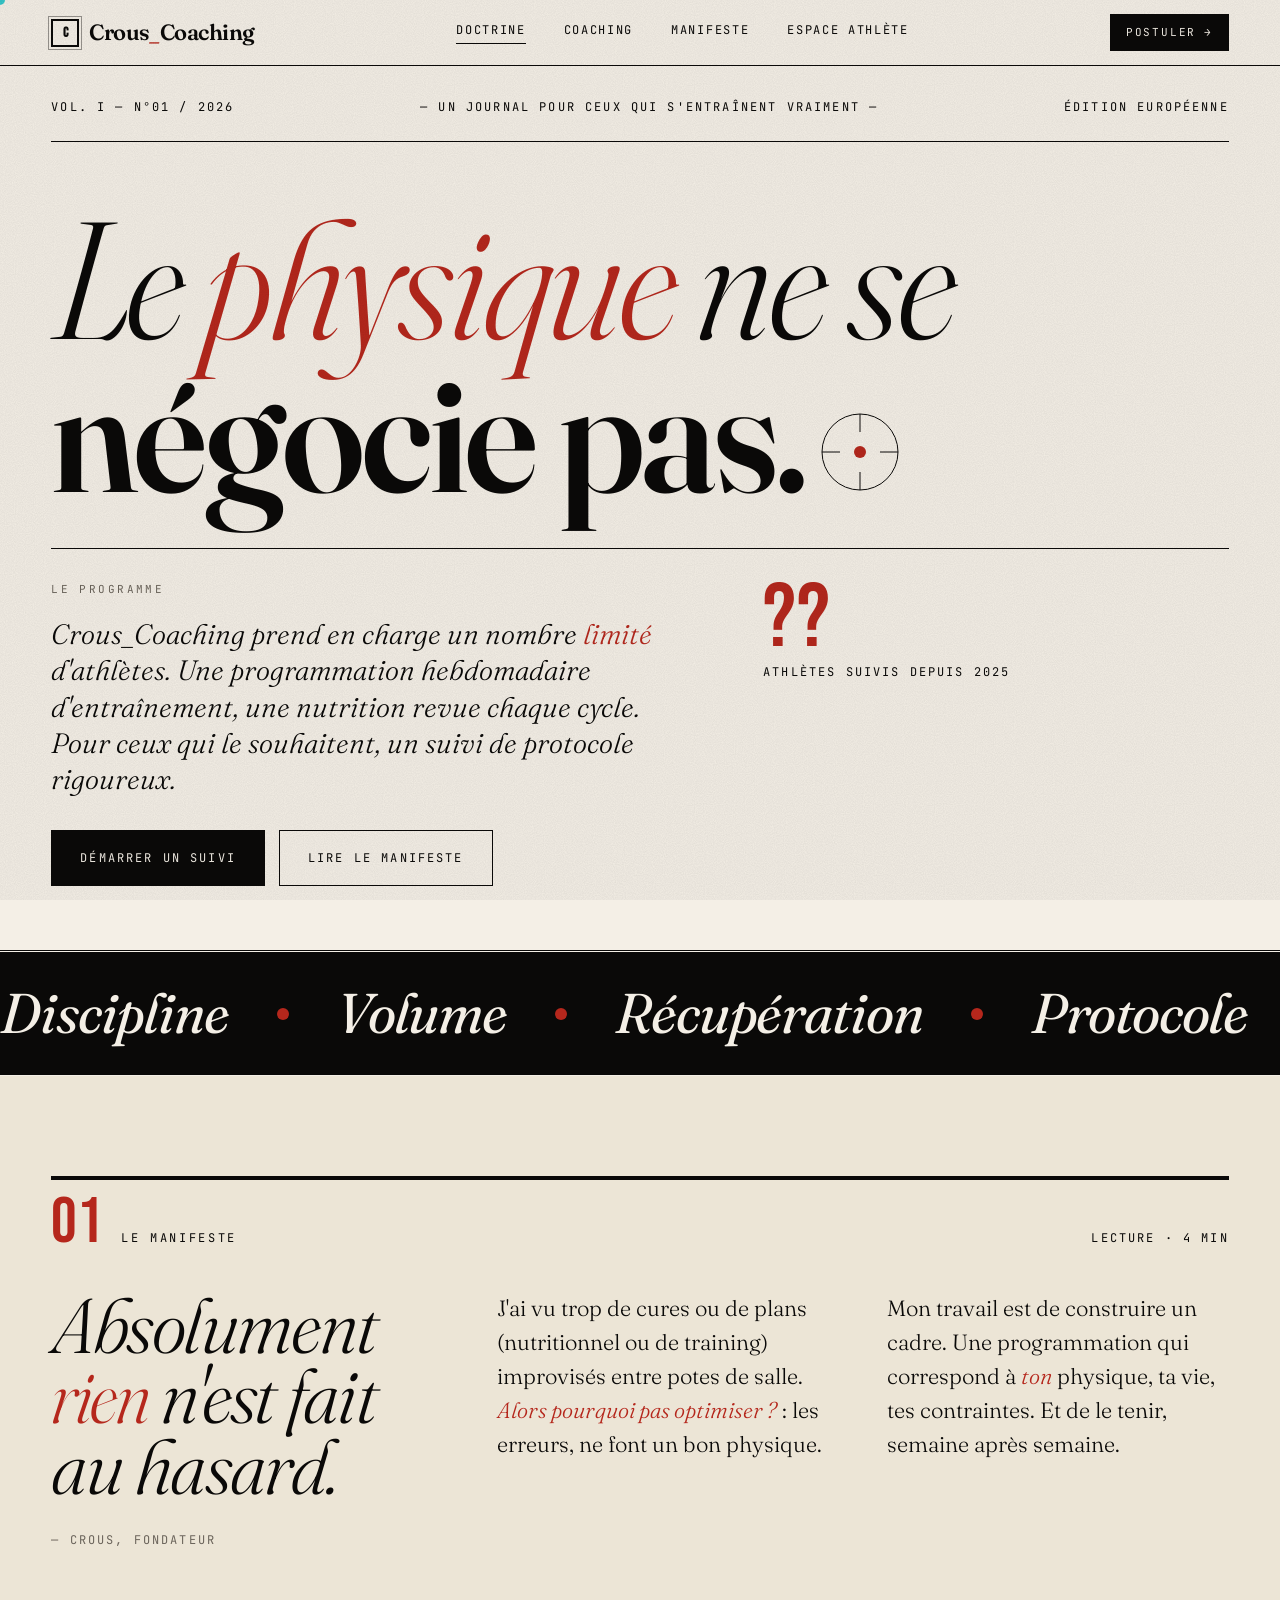
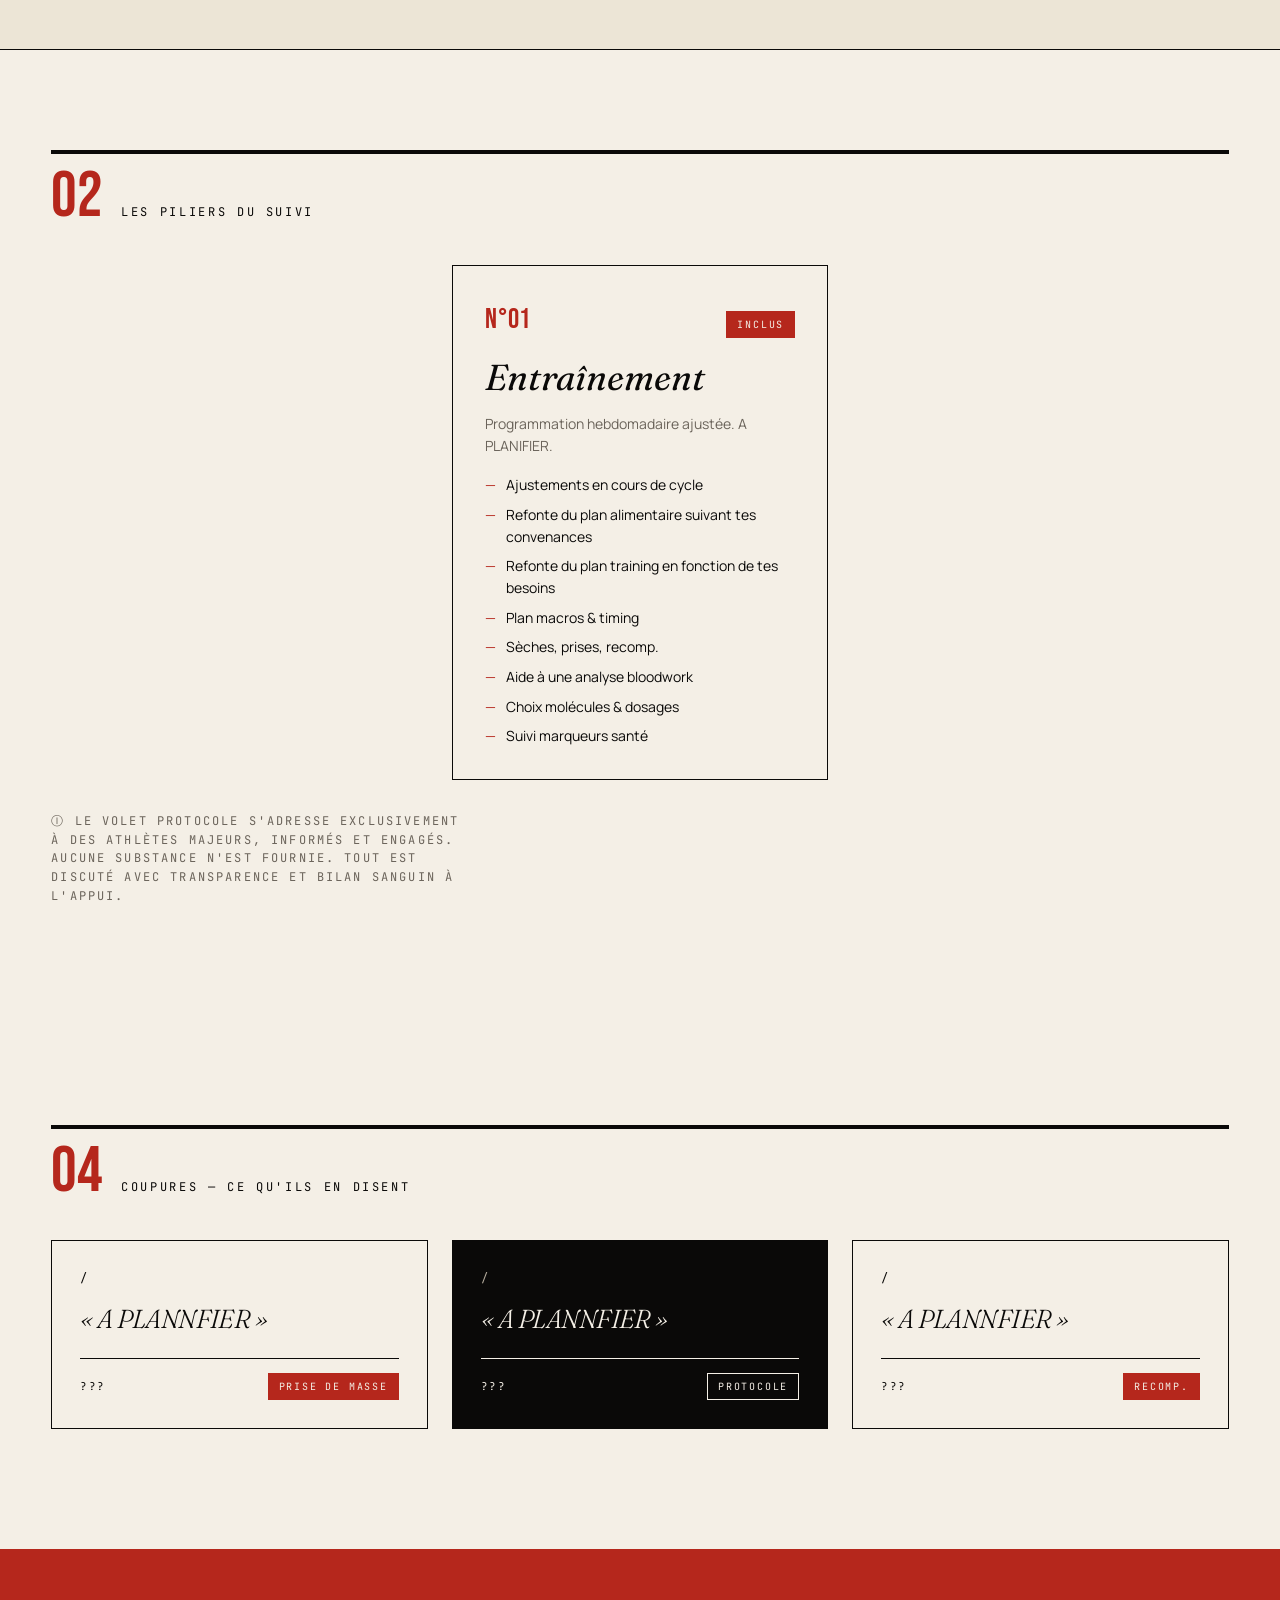
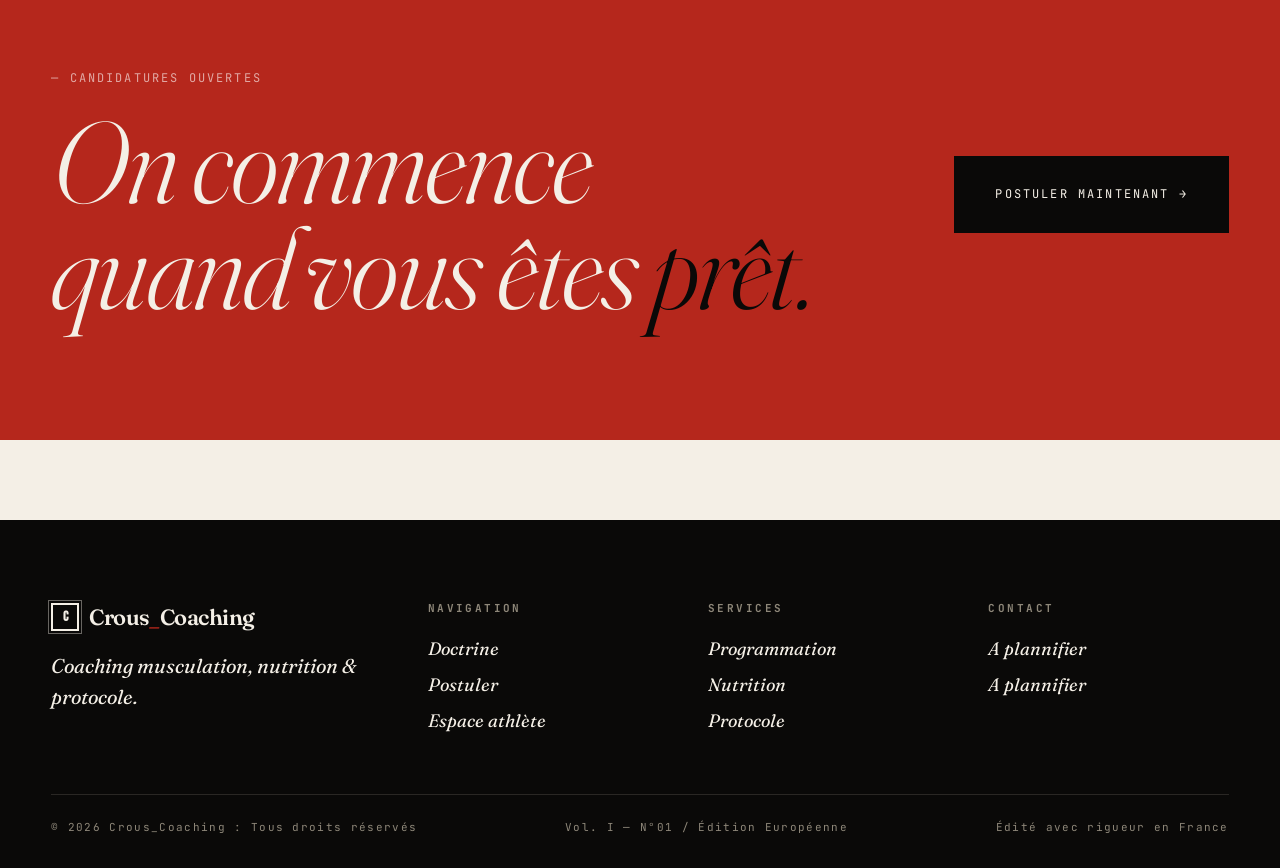
<file: index.html>
<!DOCTYPE html>
<html lang="fr">
<head>
  <meta charset="UTF-8" />
  <meta name="viewport" content="width=device-width, initial-scale=1.0" />
  <meta name="description" content="Crous_Coaching : Programmation sur-mesure pour athlètes engagés." />
  <title>Crous_Coaching</title>
  <link rel="stylesheet" href="style.css" />

  <link rel="manifest" href="manifest.json" />
  <meta name="theme-color" content="#1A1612" />
  <meta name="apple-mobile-web-app-capable" content="yes" />
  <meta name="apple-mobile-web-app-status-bar-style" content="black-translucent" />
  <meta name="apple-mobile-web-app-title" content="C_Coaching" />
  <link rel="apple-touch-icon" href="icon-192.png" />
</head>
<body>

  <div class="cursor-dot" id="cursor"></div>

  <header class="masthead">
    <div class="masthead__inner">
      <a href="index.html" class="brand">
        <span class="brand__mark">C</span>
        <span>Crous<em style="font-style: italic; color: var(--blood)">_</em>Coaching</span>
      </a>
      <nav class="nav-links">
        <a href="index.html" class="is-active">Doctrine</a>
        <a href="coaching.html">Coaching</a>
        <a href="#manifeste">Manifeste</a>
        <a href="login.html">Espace athlète</a>
      </nav>
      <a href="coaching.html" class="nav-cta">Postuler</a>
      <button class="burger" id="burgerBtn" aria-label="Menu">
        <span></span><span></span><span></span>
      </button>
    </div>
  </header>

<div class="nav-drawer" id="navDrawer">
    <nav>
      <a href="index.html">Doctrine</a>
      <a href="coaching.html">Coaching</a>
      <a href="index.html#manifeste">Manifeste</a>
      <a href="login.html">Espace athlète</a>
    </nav>
    <a href="coaching.html" class="btn drawer-cta" style="margin-top: 40px; align-self: flex-start; border-color: var(--paper); color: var(--paper);">Postuler →</a>
    <div class="drawer-footer">© 2026 Crous_Coaching</div>
  </div>

  <section class="hero" style="border-bottom: 1px solid var(--ink);">
    <div class="wrap" style="padding-top: 32px; padding-bottom: 64px;">

      <div style="display:flex; justify-content:space-between; align-items:center; padding-bottom:24px; gap:8px; flex-wrap:wrap;">
        <div class="kicker">Vol. I — N°01 / 2026</div>
        <div class="kicker hide-on-mobile" style="text-align:center;">— Un journal pour ceux qui s'entraînent vraiment —</div>
        <div class="kicker">Édition Européenne</div>
      </div>
      <div class="rule"></div>

      <div style="display: grid; grid-template-columns: 1fr; gap: 12px; padding: 60px 0 40px;">
        <h1 class="display" style="font-size: clamp(64px, 13vw, 200px);">
          Le <em>physique</em> ne se<br/>
          <span style="display:inline-flex; align-items: baseline; gap: 16px;">
            <strong>négocie pas.</strong>
            <svg width="80" height="80" viewBox="0 0 80 80" style="display:inline-block; flex-shrink:0;" aria-hidden="true">
              <circle cx="40" cy="40" r="38" fill="none" stroke="currentColor" stroke-width="1"/>
              <circle cx="40" cy="40" r="6" fill="var(--blood)"/>
              <line x1="40" y1="2" x2="40" y2="20" stroke="currentColor"/>
              <line x1="40" y1="60" x2="40" y2="78" stroke="currentColor"/>
              <line x1="2" y1="40" x2="20" y2="40" stroke="currentColor"/>
              <line x1="60" y1="40" x2="78" y2="40" stroke="currentColor"/>
            </svg>
          </span>
        </h1>
      </div>

      <div class="grid-hero">
        <div>
          <p class="eyebrow" style="margin-bottom: 18px;">Le programme</p>
          <p style="font-family: var(--ff-display); font-style: italic; font-weight: 300; font-size: clamp(20px, 2.2vw, 28px); line-height: 1.3; max-width: 56ch;">
            Crous_Coaching prend en charge un nombre <em style="color: var(--blood);">limité</em> d'athlètes.
            Une programmation hebdomadaire d'entraînement, une nutrition revue chaque cycle.
            Pour ceux qui le souhaitent, un suivi de protocole rigoureux.
          </p>
          <div class="btn-group" style="display: flex; gap: 14px; flex-wrap: wrap; margin-top: 32px;">
            <a href="coaching.html" class="btn">Démarrer un suivi</a>
            <a href="#manifeste" class="btn btn--ghost">Lire le manifeste</a>
          </div>
        </div>
        <aside class="hero-stats" style="display: grid; gap: 24px; align-content: start;">
          <div>
            <div class="stat-num" style="font-size: 90px; color: var(--blood);">??</div>
            <div class="kicker" style="margin-top: 6px;">Athlètes suivis depuis 2025</div>
          </div>
          <div style="display: grid; grid-template-columns: 1fr 1fr; gap: 24px;">
          </div>
        </aside>
      </div>

    </div>
  </section>

  <div class="marquee">
    <div class="marquee__track">
      <span>
        Discipline <span class="dot"></span>
        Volume <span class="dot"></span>
        Récupération <span class="dot"></span>
        Protocole <span class="dot"></span>
        Nutrition <span class="dot"></span>
        Mesure <span class="dot"></span>
        Intensité <span class="dot"></span>
      </span>
      <span aria-hidden="true">
        Discipline <span class="dot"></span>
        Volume <span class="dot"></span>
        Récupération <span class="dot"></span>
        Protocole <span class="dot"></span>
        Nutrition <span class="dot"></span>
        Mesure <span class="dot"></span>
        Intensité <span class="dot"></span>
      </span>
    </div>
  </div>

  <section id="manifeste" style="padding: 100px 0; background: var(--paper-2); border-bottom: 1px solid var(--ink);">
    <div class="wrap">
      <div class="section-tag">
        <div class="section-tag__num">01</div>
        <div class="section-tag__txt">Le manifeste</div>
        <div style="flex: 1;"></div>
        <div class="kicker hide-on-mobile">Lecture · 4 min</div>
      </div>

      <div class="grid-2" style="gap: 80px;">
        <div>
          <h2 class="display" style="font-size: clamp(40px, 6vw, 92px);">
            Absolument <em>rien</em> n'est fait au hasard.
          </h2>
          <div class="kicker" style="margin-top: 28px; color: var(--stone);">— Crous, fondateur</div>
        </div>
        <div class="manifeste-cols" style="font-family: var(--ff-display); font-size: 22px; line-height: 1.55; font-weight: 300; columns: 2; column-gap: 48px;">
          <p style="margin-bottom: 1em;">
            J'ai vu trop de cures ou de plans (nutritionnel ou de training) improvisés
            entre potes de salle. <span style="color: var(--blood); font-style: italic;">Alors pourquoi pas optimiser ?</span> :
            les erreurs, ne font un bon physique.
          </p>
          <p>
            Mon travail est de construire un cadre. Une programmation qui correspond
            à <em style="color: var(--blood);">ton</em> physique, ta vie, tes contraintes.
            Et de le tenir, semaine après semaine.
          </p>
        </div>
      </div>
    </div>
  </section>

  <section id="piliers" style="padding: 100px 0;">
    <div class="wrap">
      <div class="section-tag">
        <div class="section-tag__num">02</div>
        <div class="section-tag__txt">Les piliers du suivi</div>
      </div>

      <div class="grid-3">
        <div class="grid-spacer"></div>
        <article class="card reveal">
          <div style="display: flex; justify-content: space-between; align-items: baseline;">
            <span class="card__num">N°01</span>
            <span class="tag tag--blood">Inclus</span>
          </div>
          <h3 class="card__title">Entraînement</h3>
          <p style="color: var(--stone); font-size: 14px;">
            Programmation hebdomadaire ajustée. A PLANIFIER.
          </p>
          <ul>
            <li>Ajustements en cours de cycle</li>
            <li>Refonte du plan alimentaire suivant tes convenances</li>
            <li>Refonte du plan training en fonction de tes besoins</li>
            <li>Plan macros & timing</li>
            <li>Sèches, prises, recomp.</li>
             <li>Aide à une analyse bloodwork</li>
            <li>Choix molécules &amp; dosages</li>
            <li>Suivi marqueurs santé</li>
          </ul>
        </article>
        <div class="grid-spacer"></div>
      </div>

      <p class="kicker" style="margin-top: 32px; color: var(--stone); max-width: 60ch;">
        ⓘ Le volet protocole s'adresse exclusivement à des athlètes majeurs, informés et engagés.
        Aucune substance n'est fournie. Tout est discuté avec transparence et bilan sanguin à l'appui.
      </p>
    </div>
  </section>

  <section style="padding: 120px 0;">
    <div class="wrap">
      <div class="section-tag">
        <div class="section-tag__num">04</div>
        <div class="section-tag__txt">Coupures — ce qu'ils en disent</div>
      </div>

      <div class="grid-3">

        <figure style="border: 1px solid var(--ink); padding: 28px; position: relative;">
          <div class="kicker" style="margin-bottom: 16px;">/</div>
          <blockquote class="display" style="font-size: 26px; line-height: 1.25;">
            « A PLANNFIER »
          </blockquote>
          <figcaption style="margin-top: 22px; display: flex; justify-content: space-between; align-items: center; border-top: 1px solid var(--ink); padding-top: 14px;">
            <span style="font-family: var(--ff-mono); font-size: 11px; letter-spacing: .14em; text-transform: uppercase;">???</span>
            <span class="tag tag--blood">Prise de masse</span>
          </figcaption>
        </figure>

        <figure style="border: 1px solid var(--ink); padding: 28px; background: var(--ink); color: var(--paper);">
          <div class="kicker" style="margin-bottom: 16px; color: #B5AC9D;">/</div>
          <blockquote class="display" style="font-size: 26px; line-height: 1.25;">
             « A PLANNFIER »         
          </blockquote>
          <figcaption style="margin-top: 22px; display: flex; justify-content: space-between; align-items: center; border-top: 1px solid var(--paper); padding-top: 14px;">
            <span style="font-family: var(--ff-mono); font-size: 11px; letter-spacing: .14em; text-transform: uppercase;">???</span>
            <span class="tag" style="border-color: var(--paper);">Protocole</span>
          </figcaption>
        </figure>

        <figure style="border: 1px solid var(--ink); padding: 28px; position: relative;">
          <div class="kicker" style="margin-bottom: 16px;">/</div>
          <blockquote class="display" style="font-size: 26px; line-height: 1.25;">
            « A PLANNFIER »         
          </blockquote>
          <figcaption style="margin-top: 22px; display: flex; justify-content: space-between; align-items: center; border-top: 1px solid var(--ink); padding-top: 14px;">
            <span style="font-family: var(--ff-mono); font-size: 11px; letter-spacing: .14em; text-transform: uppercase;">???</span>
            <span class="tag tag--blood">Recomp.</span>
          </figcaption>
        </figure>

      </div>
    </div>
  </section>

  <section style="background: var(--blood); color: var(--paper); padding: 120px 0;">
    <div class="wrap">
      <div style="display: flex; justify-content: space-between; gap: 40px; align-items: center; flex-wrap: wrap;">
        <div>
          <div class="kicker" style="color: rgba(255,255,255,.6); margin-bottom: 20px;">— Candidatures ouvertes</div>
          <h2 class="display" style="font-size: clamp(48px, 9vw, 140px);">
            On commence<br/>quand vous êtes <em style="color: var(--ink);">prêt.</em>
          </h2>
        </div>
        <a href="coaching.html" class="btn" style="--bg: var(--ink); border-color: var(--ink); padding: 28px 40px;">
          Postuler maintenant →
        </a>
      </div>
    </div>
  </section>

  <footer class="colophon">
    <div class="wrap">
      <div class="colophon__grid">
        <div>
          <div class="brand" style="color: var(--paper); margin-bottom: 16px;">
            <span class="brand__mark">C</span>
            <span>Crous<em style="font-style: italic; color: var(--blood)">_</em>Coaching</span>
          </div>
          <p style="font-family: var(--ff-display); font-style: italic; font-size: 20px; max-width: 32ch;">
            Coaching musculation, nutrition &amp; protocole.
          </p>
        </div>
        <div>
          <h4>Navigation</h4>
          <ul>
            <li><a href="index.html">Doctrine</a></li>
            <li><a href="coaching.html">Postuler</a></li>
            <li><a href="login.html">Espace athlète</a></li>
          </ul>
        </div>
        <div>
          <h4>Services</h4>
          <ul>
            <li><a href="coaching.html#offres">Programmation</a></li>
            <li><a href="coaching.html#offres">Nutrition</a></li>
            <li><a href="coaching.html#offres">Protocole</a></li>
          </ul>
        </div>
        <div>
          <h4>Contact</h4>
          <ul>
            <li><a href="mailto:hello@crous-coaching.fr">A plannifier</a></li>
            <li><a href="#">A plannifier</a></li>
          </ul>
        </div>
      </div>
      <div class="colophon__bottom">
        <span>© 2026 Crous_Coaching : Tous droits réservés</span>
        <span>Vol. I — N°01 / Édition Européenne</span>
        <span>Édité avec rigueur en France</span>
      </div>
    </div>
  </footer>

  <script>
    const cursor = document.getElementById('cursor');
    document.addEventListener('mousemove', (e) => {
      cursor.style.left = e.clientX + 'px';
      cursor.style.top  = e.clientY + 'px';
    });
    document.querySelectorAll('a, button, .card').forEach(el => {
      el.addEventListener('mouseenter', () => cursor.classList.add('lg'));
      el.addEventListener('mouseleave', () => cursor.classList.remove('lg'));
    });

    const io = new IntersectionObserver((entries) => {
      entries.forEach(e => { if (e.isIntersecting) e.target.classList.add('in'); });
    }, { threshold: 0.15 });
    document.querySelectorAll('.reveal').forEach(el => io.observe(el));
  </script>

  <script>
    const burgerBtn = document.getElementById('burgerBtn');
    const navDrawer = document.getElementById('navDrawer');
    burgerBtn.addEventListener('click', () => {
      burgerBtn.classList.toggle('open');
      navDrawer.classList.toggle('open');
      document.body.style.overflow = navDrawer.classList.contains('open') ? 'hidden' : '';
    });
    navDrawer.querySelectorAll('a').forEach(a => {
      a.addEventListener('click', () => {
        burgerBtn.classList.remove('open');
        navDrawer.classList.remove('open');
        document.body.style.overflow = '';
      });
    });
  </script>

  <script>
    if ("serviceWorker" in navigator) {
      window.addEventListener("load", () => {
        navigator.serviceWorker.register("./service-worker.js").catch(console.warn);
      });
    }
  </script>
</body>
</html>
</file>
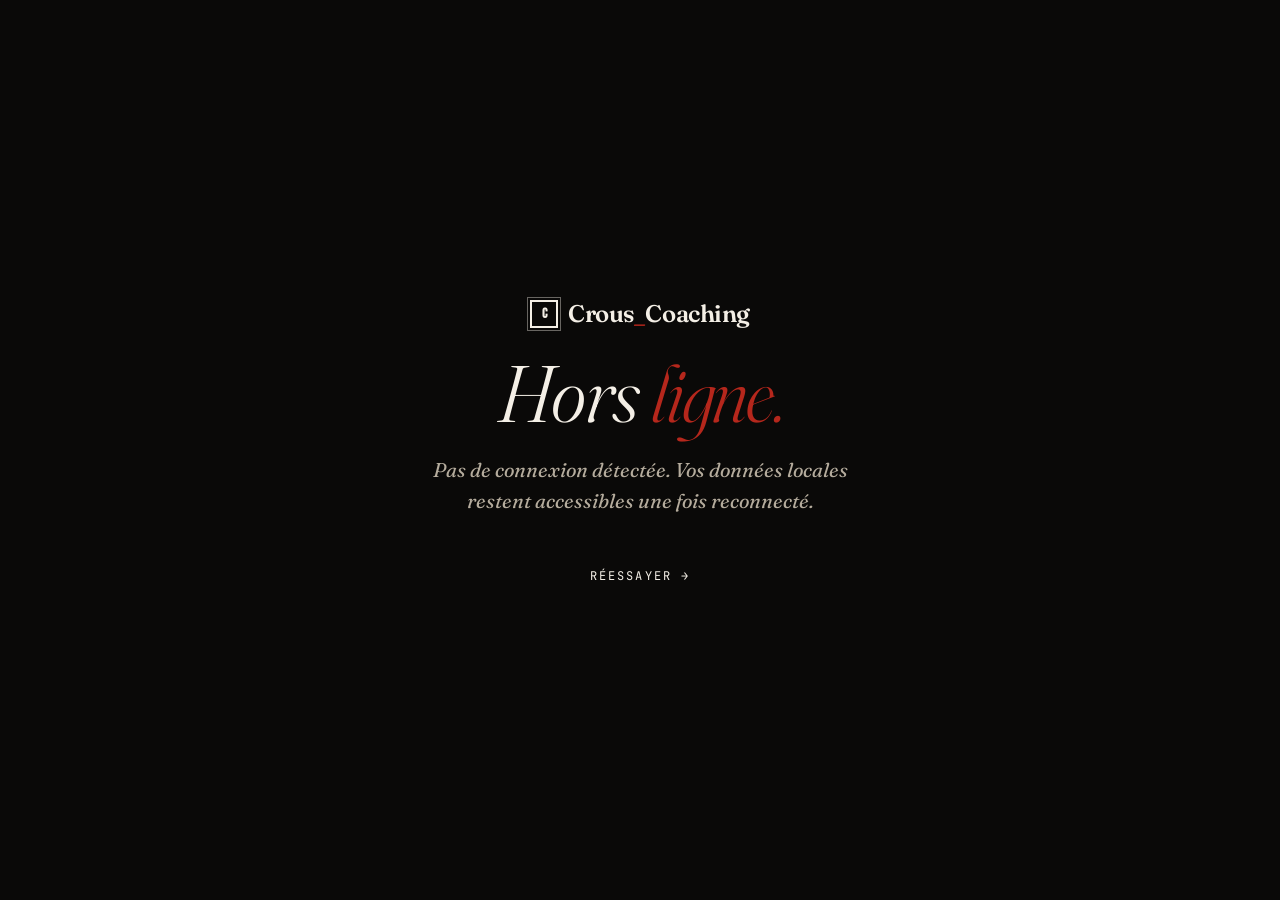
<file: offline.html>
<!DOCTYPE html>
<html lang="fr">
<head>
  <meta charset="UTF-8"/>
  <meta name="viewport" content="width=device-width, initial-scale=1.0"/>
  <title>C_Coaching — Hors ligne</title>
  <link rel="stylesheet" href="style.css"/>

  <link rel="manifest" href="manifest.json" />
  <meta name="theme-color" content="#1A1612" />
  <meta name="apple-mobile-web-app-capable" content="yes" />
  <meta name="apple-mobile-web-app-status-bar-style" content="black-translucent" />
  <meta name="apple-mobile-web-app-title" content="C_Coaching" />
  <link rel="apple-touch-icon" href="icon-192.png" />
</head>
<body class="dark" style="min-height:100vh;display:flex;align-items:center;justify-content:center;flex-direction:column;gap:24px;text-align:center;padding:40px;">
  <div class="brand" style="color:var(--paper);font-size:24px;">
    <span class="brand__mark">C</span>
    <span>Crous<em style="font-style:italic;color:var(--blood)">_</em>Coaching</span>
  </div>
  <h1 class="display" style="font-size:clamp(40px,8vw,80px);">Hors <em>ligne.</em></h1>
  <p style="font-family:var(--ff-display);font-style:italic;font-size:20px;color:#B5AC9D;max-width:36ch;">
    Pas de connexion détectée. Vos données locales restent accessibles une fois reconnecté.
  </p>
  <a href="dashboard.html" class="btn" style="margin-top:8px;">Réessayer →</a>
  <script>
    if ("serviceWorker" in navigator) {
      window.addEventListener("load", () => {
        navigator.serviceWorker.register("./service-worker.js").catch(console.warn);
      });
    }
  </script>
</body>
</html>
</file>
<file: style.css>
/* =============================================================
   CROUS_COACHING — IRON DOCTRINE
   A strength-sport editorial. Built like a print magazine.
   ============================================================= */

@import url("https://fonts.googleapis.com/css2?family=Fraunces:ital,opsz,wght@0,9..144,300..900;1,9..144,300..900&family=Bebas+Neue&family=Manrope:wght@300;400;500;600;700&family=JetBrains+Mono:wght@400;500&display=swap");

:root {
  --ink: #0A0908;
  --paper: #F4EFE6;
  --paper-2: #ECE5D6;
  --blood: #B5271C;
  --rust: #8A1F16;
  --gold: #A87E3F;
  --smoke: #1A1815;
  --stone: #6B645B;
  --hair: #2A2724;

  --ff-display: "Fraunces", "Times New Roman", serif;
  --ff-stat:    "Bebas Neue", "Impact", sans-serif;
  --ff-body:    "Manrope", system-ui, sans-serif;
  --ff-mono:    "JetBrains Mono", ui-monospace, monospace;

  --measure: 1320px;
  --gutter: clamp(20px, 4vw, 64px);
  --rule: 1px solid currentColor;
}

* { box-sizing: border-box; margin: 0; padding: 0; }

html, body {
  background: var(--paper);
  color: var(--ink);
  font-family: var(--ff-body);
  font-size: 16px;
  line-height: 1.55;
  -webkit-font-smoothing: antialiased;
  text-rendering: optimizeLegibility;
  scroll-behavior: smooth;
}

body.dark { background: var(--ink); color: var(--paper); }
body.dark a { color: var(--paper); }

a { color: inherit; text-decoration: none; }

img, svg { display: block; max-width: 100%; }

button, input, textarea, select {
  font: inherit;
  color: inherit;
  background: transparent;
  border: none;
  outline: none;
}

/* --- GRAIN OVERLAY (gives every page a printed-paper feel) --- */
body::before {
  content: "";
  position: fixed;
  inset: 0;
  pointer-events: none;
  z-index: 9999;
  opacity: .35;
  mix-blend-mode: multiply;
  background-image: url("data:image/svg+xml;utf8,<svg xmlns='http://www.w3.org/2000/svg' width='240' height='240'><filter id='n'><feTurbulence type='fractalNoise' baseFrequency='0.9' numOctaves='2' seed='5'/><feColorMatrix values='0 0 0 0 0  0 0 0 0 0  0 0 0 0 0  0 0 0 .22 0'/></filter><rect width='240' height='240' filter='url(%23n)'/></svg>");
}
body.dark::before { mix-blend-mode: screen; opacity: .22; }

/* --- CUSTOM CURSOR (a small red disc tracks the pointer) --- */
.cursor-dot {
  position: fixed;
  top: 0; left: 0;
  width: 10px; height: 10px;
  background: var(--blood);
  border-radius: 50%;
  pointer-events: none;
  z-index: 10000;
  transform: translate(-50%, -50%);
  mix-blend-mode: difference;
  transition: width .25s, height .25s;
}
.cursor-dot.lg { width: 36px; height: 36px; }
@media (pointer: coarse) { .cursor-dot { display: none; } }

/* =============================================================
   TYPOGRAPHY
   ============================================================= */

.display {
  font-family: var(--ff-display);
  font-weight: 300;
  font-style: italic;
  letter-spacing: -0.02em;
  line-height: .92;
}
.display em {
  font-style: italic;
  font-variation-settings: "opsz" 144;
  color: var(--blood);
}
.display strong { font-weight: 600; font-style: normal; }

.eyebrow {
  font-family: var(--ff-mono);
  font-size: 11px;
  text-transform: uppercase;
  letter-spacing: .22em;
  color: var(--stone);
}
body.dark .eyebrow { color: #8E8779; }

.stat-num {
  font-family: var(--ff-stat);
  font-weight: 400;
  letter-spacing: .01em;
  line-height: .85;
}

.kicker {
  font-family: var(--ff-mono);
  font-size: 12px;
  letter-spacing: .18em;
  text-transform: uppercase;
}

/* =============================================================
   LAYOUT PRIMITIVES
   ============================================================= */

.wrap { width: 100%; max-width: var(--measure); margin: 0 auto; padding: 0 var(--gutter); }

.rule    { border-top: 1px solid var(--ink); }
.dark .rule { border-color: var(--paper); }
.rule--thick { border-top: 4px solid var(--ink); }
.dark .rule--thick { border-color: var(--paper); }

/* =============================================================
   NAVIGATION (top bar — like a magazine masthead)
   ============================================================= */

.masthead {
  border-bottom: 1px solid var(--ink);
  position: sticky; top: 0; z-index: 50;
  background: var(--paper);
  backdrop-filter: blur(6px);
}
body.dark .masthead {
  background: rgba(10,9,8,.9);
  border-color: var(--paper);
}

.masthead__inner {
  display: grid;
  grid-template-columns: auto 1fr auto;
  align-items: center;
  gap: 24px;
  padding: 14px var(--gutter);
}

.brand {
  display: flex; align-items: center; gap: 10px;
  font-family: var(--ff-display);
  font-weight: 600;
  font-size: 22px;
  letter-spacing: -.02em;
}
.brand__mark {
  width: 28px; height: 28px;
  border: 2px solid currentColor;
  display: grid; place-items: center;
  font-family: var(--ff-stat); font-size: 14px;
  position: relative;
}
.brand__mark::after {
  content: ""; position: absolute; inset: -5px;
  border: 1px solid currentColor; opacity: .4;
}

.nav-links {
  display: flex;
  gap: clamp(18px, 3vw, 38px);
  justify-content: center;
}
.nav-links a {
  font-family: var(--ff-mono);
  font-size: 12px;
  text-transform: uppercase;
  letter-spacing: .14em;
  position: relative;
  padding-bottom: 4px;
}
.nav-links a::after {
  content: "";
  position: absolute; left: 0; bottom: 0;
  width: 0; height: 1px; background: currentColor;
  transition: width .35s cubic-bezier(.2,.7,.3,1);
}
.nav-links a:hover::after { width: 100%; }
.nav-links a.is-active::after { width: 100%; }

.nav-cta {
  display: inline-flex; align-items: center; gap: 8px;
  background: var(--ink); color: var(--paper);
  padding: 10px 16px;
  font-family: var(--ff-mono);
  font-size: 11px;
  letter-spacing: .16em;
  text-transform: uppercase;
  transition: background .2s;
}
body.dark .nav-cta { background: var(--paper); color: var(--ink); }
.nav-cta:hover { background: var(--blood); color: var(--paper); }
.nav-cta::after { content: "→"; }

@media (max-width: 760px) {
  .nav-links { display: none; }
}

/* =============================================================
   BUTTONS
   ============================================================= */

.btn {
  --bg: var(--ink); --fg: var(--paper);
  display: inline-flex; align-items: center; gap: 12px;
  padding: 18px 28px;
  background: var(--bg); color: var(--fg);
  font-family: var(--ff-mono);
  font-size: 12px;
  letter-spacing: .18em;
  text-transform: uppercase;
  border: 1px solid var(--bg);
  cursor: pointer;
  position: relative;
  overflow: hidden;
  transition: transform .15s;
}
.btn::before {
  content: ""; position: absolute; inset: 0;
  background: var(--blood);
  transform: translateY(101%);
  transition: transform .3s cubic-bezier(.2,.7,.3,1);
}
.btn > * { position: relative; z-index: 1; }
.btn:hover::before { transform: translateY(0); }
.btn:hover { color: var(--paper); }
.btn:active { transform: translate(1px, 1px); }

.btn--ghost {
  --bg: transparent; --fg: var(--ink);
  border-color: var(--ink);
}
body.dark .btn--ghost { --fg: var(--paper); border-color: var(--paper); }

.btn--blood { --bg: var(--blood); --fg: var(--paper); border-color: var(--blood); }
.btn--blood::before { background: var(--ink); }

/* =============================================================
   SECTION HEADER (numbered brutalist labels)
   ============================================================= */

.section-tag {
  display: flex; align-items: baseline; gap: 18px;
  border-top: 4px solid currentColor;
  padding-top: 16px;
  margin-bottom: 40px;
}
.section-tag__num {
  font-family: var(--ff-stat);
  font-size: 64px;
  line-height: .85;
  color: var(--blood);
}
.section-tag__txt {
  font-family: var(--ff-mono);
  font-size: 12px;
  letter-spacing: .22em;
  text-transform: uppercase;
}

/* =============================================================
   MARQUEE
   ============================================================= */

.marquee {
  border-top: 1px solid currentColor;
  border-bottom: 1px solid currentColor;
  overflow: hidden;
  background: var(--ink); color: var(--paper);
  padding: 18px 0;
}
.marquee__track {
  display: flex; gap: 48px;
  white-space: nowrap;
  animation: scroll 38s linear infinite;
  font-family: var(--ff-display); font-style: italic;
  font-size: clamp(28px, 5vw, 56px);
  letter-spacing: -.02em;
}
.marquee__track > span { display: inline-flex; gap: 48px; }
.marquee__track .dot {
  display: inline-block; width: 12px; height: 12px;
  background: var(--blood); border-radius: 50%;
  align-self: center;
}
@keyframes scroll {
  to { transform: translateX(-50%); }
}

/* =============================================================
   FORM
   ============================================================= */

.field {
  border-bottom: 1px solid currentColor;
  padding: 18px 0 10px;
  position: relative;
}
.field label {
  display: block;
  font-family: var(--ff-mono);
  font-size: 10px;
  letter-spacing: .22em;
  text-transform: uppercase;
  color: var(--stone);
  margin-bottom: 6px;
}
body.dark .field label { color: #8E8779; }
.field input,
.field textarea,
.field select {
  width: 100%;
  font-family: var(--ff-display);
  font-size: 22px;
  font-style: italic;
  font-weight: 300;
}
.field textarea { resize: vertical; min-height: 80px; }
.field--active label { color: var(--blood); }

/* =============================================================
   FOOTER (colophon-style)
   ============================================================= */

footer.colophon {
  background: var(--ink); color: var(--paper);
  padding: 80px var(--gutter) 32px;
  margin-top: 80px;
}
footer.colophon .wrap { padding: 0; }
.colophon__grid {
  display: grid;
  grid-template-columns: 1.4fr 1fr 1fr 1fr;
  gap: 40px;
  margin-bottom: 60px;
}
.colophon h4 {
  font-family: var(--ff-mono);
  font-size: 11px;
  letter-spacing: .22em;
  text-transform: uppercase;
  color: #8E8779;
  margin-bottom: 18px;
}
.colophon ul { list-style: none; display: grid; gap: 8px; }
.colophon ul a { font-family: var(--ff-display); font-size: 18px; font-style: italic; }
.colophon ul a:hover { color: var(--blood); }
.colophon__bottom {
  border-top: 1px solid #2A2724;
  padding-top: 24px;
  display: flex; justify-content: space-between;
  flex-wrap: wrap; gap: 12px;
  font-family: var(--ff-mono); font-size: 11px;
  letter-spacing: .12em;
  color: #8E8779;
}
@media (max-width: 720px) {
  .colophon__grid { grid-template-columns: 1fr 1fr; }
}

/* =============================================================
   CARDS (used on offers + dashboard)
   ============================================================= */

.card {
  border: 1px solid currentColor;
  padding: 32px;
  background: var(--paper);
  display: flex; flex-direction: column;
  gap: 18px;
  position: relative;
  transition: transform .25s, background .25s, color .25s;
}
.card:hover { transform: translateY(-4px); }
.card--ink { background: var(--ink); color: var(--paper); }
.card--blood { background: var(--blood); color: var(--paper); border-color: var(--blood); }

.card__num {
  font-family: var(--ff-stat); font-size: 28px;
  color: var(--blood);
}
.card--ink .card__num { color: var(--paper); }
.card__title {
  font-family: var(--ff-display); font-style: italic;
  font-weight: 400; font-size: 36px; line-height: 1;
}

.card ul { list-style: none; display: grid; gap: 8px; }
.card ul li {
  font-family: var(--ff-body); font-size: 14px;
  display: flex; gap: 10px; align-items: baseline;
}
.card ul li::before {
  content: "—"; color: var(--blood); flex-shrink: 0;
}
.card--ink ul li::before { color: var(--paper); }

.card__price {
  font-family: var(--ff-stat); font-size: 56px;
  margin-top: auto; line-height: 1;
}
.card__price small {
  font-family: var(--ff-mono); font-size: 11px;
  letter-spacing: .2em; display: block;
  margin-top: 4px; color: var(--stone);
}
.card--ink .card__price small,
.card--blood .card__price small { color: rgba(255,255,255,.55); }

/* =============================================================
   TAGS
   ============================================================= */

.tag {
  display: inline-flex; align-items: center; gap: 6px;
  padding: 5px 10px;
  border: 1px solid currentColor;
  font-family: var(--ff-mono);
  font-size: 10px;
  letter-spacing: .18em;
  text-transform: uppercase;
}
.tag--blood { background: var(--blood); color: var(--paper); border-color: var(--blood); }
.tag--ghost { background: transparent; }

/* =============================================================
   UTILITIES
   ============================================================= */

.flex { display: flex; }
.grid { display: grid; }
.hide-on-mobile { display: initial; }
@media (max-width: 720px) {
  .hide-on-mobile { display: none; }
}

.reveal {
  opacity: 0; transform: translateY(20px);
  transition: opacity .9s cubic-bezier(.2,.7,.3,1), transform .9s cubic-bezier(.2,.7,.3,1);
}
.reveal.in { opacity: 1; transform: none; }

/* =============================================================
   DASHBOARD-SPECIFIC
   ============================================================= */

.shell {
  display: grid;
  grid-template-columns: 280px 1fr;
  min-height: 100vh;
}
.shell__side {
  background: var(--ink); color: var(--paper);
  padding: 28px 22px;
  display: flex; flex-direction: column;
  position: sticky; top: 0; height: 100vh;
}
.shell__main { padding: 40px var(--gutter); }
@media (max-width: 880px) {
  .shell { grid-template-columns: 1fr; }
  .shell__side { position: relative; height: auto; }
}

.side-nav { display: flex; flex-direction: column; gap: 4px; margin-top: 32px; }
.side-nav a {
  display: flex; align-items: center; gap: 12px;
  padding: 12px 14px;
  font-family: var(--ff-mono); font-size: 12px;
  letter-spacing: .14em; text-transform: uppercase;
  border-left: 2px solid transparent;
  transition: background .2s, border-color .2s;
}
.side-nav a:hover { background: rgba(255,255,255,.04); }
.side-nav a.is-active { border-color: var(--blood); background: rgba(181,39,28,.12); }
.side-nav a .ix { font-family: var(--ff-stat); font-size: 18px; color: var(--blood); }

.shell__user {
  margin-top: auto; padding-top: 20px;
  border-top: 1px solid #2A2724;
  display: flex; gap: 12px; align-items: center;
}
.avatar {
  width: 38px; height: 38px;
  border: 1px solid currentColor;
  display: grid; place-items: center;
  font-family: var(--ff-stat); font-size: 16px;
}

.panel {
  display: none;
  animation: panelIn .4s cubic-bezier(.2,.7,.3,1);
}
.panel.is-active { display: block; }
@keyframes panelIn {
  from { opacity: 0; transform: translateY(8px); }
  to { opacity: 1; transform: none; }
}

.panel-head {
  display: flex; justify-content: space-between; align-items: flex-end;
  gap: 24px; flex-wrap: wrap;
  margin-bottom: 32px;
  padding-bottom: 18px;
  border-bottom: 1px solid var(--ink);
}
.panel-head h1 {
  font-family: var(--ff-display); font-style: italic;
  font-weight: 300; font-size: clamp(40px, 6vw, 84px);
  line-height: .9; letter-spacing: -.02em;
}
.panel-head h1 .num {
  font-family: var(--ff-stat); font-style: normal;
  font-size: 28px; color: var(--blood);
  vertical-align: super; margin-right: 12px;
}

/* Editor rows for training/diet/protocol */
.entry-list { display: grid; gap: 0; border-top: 1px solid var(--ink); }
.entry {
  display: grid;
  grid-template-columns: 60px 1.2fr 1fr 100px;
  gap: 16px;
  padding: 16px 0;
  border-bottom: 1px solid var(--ink);
  align-items: baseline;
}
.entry__day {
  font-family: var(--ff-stat); font-size: 28px; color: var(--blood);
}
.entry__name {
  font-family: var(--ff-display); font-style: italic; font-size: 22px;
}
.entry__meta {
  font-family: var(--ff-mono); font-size: 12px; color: var(--stone);
  text-transform: uppercase; letter-spacing: .12em;
}
.entry__del {
  font-family: var(--ff-mono); font-size: 11px;
  letter-spacing: .18em; text-transform: uppercase;
  color: var(--stone); cursor: pointer; text-align: right;
}
.entry__del:hover { color: var(--blood); }

.entry-form {
  display: grid;
  grid-template-columns: 60px 1.2fr 1fr auto;
  gap: 16px; align-items: end;
  padding: 24px 0;
  border-top: 4px solid var(--ink);
  margin-top: 32px;
}
.entry-form .field { border-color: var(--ink); }
.entry-form button { white-space: nowrap; }
@media (max-width: 720px) {
  .entry, .entry-form { grid-template-columns: 1fr; }
  .entry__del { text-align: left; }
}

/* Admin client list */
.client-row {
  display: grid;
  grid-template-columns: 60px 1fr 1fr 1fr auto;
  gap: 16px; align-items: center;
  padding: 18px 0;
  border-bottom: 1px solid var(--ink);
  cursor: pointer;
  transition: background .2s, padding .2s;
}
.client-row:hover {
  background: var(--ink); color: var(--paper);
  padding-left: 12px; padding-right: 12px;
}
.client-row__num { font-family: var(--ff-stat); font-size: 22px; color: var(--blood); }
.client-row__name { font-family: var(--ff-display); font-style: italic; font-size: 22px; }
.client-row__meta { font-family: var(--ff-mono); font-size: 11px; letter-spacing: .15em; text-transform: uppercase; color: var(--stone); }
.client-row:hover .client-row__meta { color: #8E8779; }

/* Toast */
.toast {
  position: fixed; bottom: 24px; left: 50%;
  transform: translateX(-50%) translateY(80px);
  background: var(--ink); color: var(--paper);
  padding: 14px 24px;
  font-family: var(--ff-mono); font-size: 12px;
  letter-spacing: .14em; text-transform: uppercase;
  z-index: 200; transition: transform .35s cubic-bezier(.2,.7,.3,1);
  border-left: 4px solid var(--blood);
}
.toast.in { transform: translateX(-50%) translateY(0); }

/* Modal */
.modal {
  position: fixed; inset: 0;
  background: rgba(10,9,8,.7);
  display: none; align-items: center; justify-content: center;
  z-index: 100; padding: 24px;
}
.modal.in { display: flex; }
.modal__card {
  background: var(--paper); color: var(--ink);
  max-width: 560px; width: 100%;
  padding: 40px;
  border: 1px solid var(--ink);
  position: relative;
}
.modal__close {
  position: absolute; top: 12px; right: 14px;
  font-family: var(--ff-mono); font-size: 22px;
  cursor: pointer;
}

/* =============================================================
   ░░ MOBILE / RESPONSIVE OVERHAUL ░░
   Ajouté pour rendre l'ensemble du site — et surtout l'espace
   athlète — aussi soigné sur téléphone que sur ordinateur.
   La plupart des grilles du site sont en styles inline ; on les
   neutralise ici via des sélecteurs d'attribut + !important.
   ============================================================= */

/* Filet de sécurité : jamais de scroll horizontal sur mobile */
html, body { overflow-x: hidden; }
img, svg, table { max-width: 100%; }

/* ---------- TABLETTE (≤ 1024px) -------------------------------
   Les grilles à 3 ou 4 colonnes passent à 2 colonnes.            */
@media (max-width: 1024px) {
  [style*="repeat(3"] { grid-template-columns: repeat(2, 1fr) !important; }
  [style*="repeat(4"] { grid-template-columns: repeat(2, 1fr) !important; }
  /* Les <div></div> vides servant de cale (centrage des cartes)
     ne gênent pas en 2 colonnes. */
}

/* ---------- TÉLÉPHONE (≤ 768px) -------------------------------
   Toutes les grilles inline passent en pleine largeur (1 col).   */
@media (max-width: 768px) {

  /* Effondre TOUTE grille inline multi-colonnes */
  [style*="grid-template-columns"] { grid-template-columns: 1fr !important; }

  /* Réduit les très grands écarts inline */
  [style*="gap: 80px"] { gap: 32px !important; }
  [style*="gap: 60px"] { gap: 28px !important; }
  [style*="gap: 48px"] { gap: 24px !important; }
  [style*="gap: 40px"] { gap: 22px !important; }

  /* Réduit les paddings de section verticaux énormes */
  [style*="padding: 120px 0"] { padding-top: 56px !important; padding-bottom: 56px !important; }
  [style*="padding: 100px 0"] { padding-top: 48px !important; padding-bottom: 48px !important; }
  [style*="padding: 80px 0 40px"] { padding: 44px 0 24px !important; }

  /* Titres géants : on borne pour éviter tout débordement */
  [style*="clamp(64px"] { font-size: clamp(40px, 12vw, 66px) !important; }
  [style*="clamp(56px, 9vw"] { font-size: clamp(40px, 12vw, 64px) !important; }
  [style*="clamp(48px, 9vw"] { font-size: clamp(38px, 11vw, 60px) !important; }
  .display, .panel-head h1, blockquote.display { word-break: break-word; }

  /* Marges internes des colonnes (manifeste en 2 colonnes texte) */
  [style*="columns: 2"] { columns: 1 !important; }

  /* CTA / boutons pleine largeur plus confortables au pouce */
  .btn { padding: 16px 22px; }

  /* Pied de page en une colonne */
  .colophon__grid { grid-template-columns: 1fr !important; gap: 28px; }
  .colophon__bottom { gap: 8px; }
}

/* ---------- ESPACE ATHLÈTE / ADMIN (≤ 880px) ------------------
   La barre latérale devient une barre supérieure compacte,
   collante, avec une navigation horizontale défilante.           */
@media (max-width: 880px) {
  .shell { grid-template-columns: 1fr; }

  /* IMPORTANT : sans ceci, la nav horizontale (liens en nowrap) impose
     sa largeur de contenu au conteneur et déborde. min-width:0 autorise
     les items de la grille à rétrécir → la nav devient réellement défilante. */
  .shell > * { min-width: 0; }

  .shell__side {
    position: sticky; top: 0; z-index: 60;
    height: auto;
    min-width: 0;
    flex-direction: column;
    gap: 12px;
    padding: 12px var(--gutter);
    border-bottom: 1px solid var(--blood);
  }

  /* On masque le petit libellé "Espace athlète privé / Console admin"
     pour gagner de la hauteur en haut d'écran */
  .shell__side > .kicker { display: none; }

  /* Navigation horizontale, défilante au doigt, sans scrollbar visible */
  .side-nav {
    flex-direction: row;
    margin-top: 0;
    min-width: 0;
    gap: 2px;
    overflow-x: auto;
    -webkit-overflow-scrolling: touch;
    scrollbar-width: none;
    padding-bottom: 2px;
    /* Léger fondu à droite : indique visuellement qu'on peut faire défiler */
    -webkit-mask-image: linear-gradient(to right, #000 90%, transparent 100%);
            mask-image: linear-gradient(to right, #000 90%, transparent 100%);
  }
  .side-nav::-webkit-scrollbar { display: none; }
  .side-nav a {
    white-space: nowrap;
    border-left: 0;
    border-bottom: 2px solid transparent;
    padding: 9px 13px;
  }
  .side-nav a.is-active {
    border-left: 0;
    border-bottom-color: var(--blood);
    background: rgba(181,39,28,.12);
  }

  .shell__user {
    margin-top: 0;
    padding-top: 12px;
  }

  .shell__main { padding: 24px var(--gutter) 56px; }
}


@media (max-width: 768px) {
  .entry {
    grid-template-columns: auto 1fr !important;
    gap: 2px 14px;
    padding: 18px 0;
    align-items: start;
  }
  .entry__day { grid-row: span 2; font-size: 32px; line-height: 1; }
  .entry__name { font-size: 20px; }
  .entry__meta { grid-column: 2; }
  .entry__del {
    grid-column: 1 / -1;
    text-align: left;
    margin-top: 8px;
    padding-top: 8px;
    border-top: 1px dashed var(--stone);
  }

  .entry-form {
    grid-template-columns: 1fr !important;
    gap: 14px;
    padding: 20px 0;
  }
  .entry-form .btn { width: 100%; justify-content: center; }
}


@media (max-width: 768px) {
  [style*="border-bottom: 1px solid var(--ink); margin-bottom: 32px"] {
    overflow-x: auto;
    -webkit-overflow-scrolling: touch;
    scrollbar-width: none;
  }
  [style*="border-bottom: 1px solid var(--ink); margin-bottom: 32px"]::-webkit-scrollbar { display: none; }
  .ed-tab {
    flex: 0 0 auto !important;
    padding: 13px 16px !important;
    font-size: 11px !important;
    letter-spacing: .08em !important;
    white-space: nowrap;
    line-height: 1;
  }
}

@media (max-width: 768px) {
  .client-row {
    grid-template-columns: auto 1fr !important;
    gap: 4px 14px;
    padding: 16px 0;
    align-items: start;
  }
  .client-row__num { grid-row: span 3; font-size: 28px; }
  .client-row:hover { padding-left: 0; padding-right: 0; background: transparent; color: inherit; }
  .client-row:active { background: var(--ink); color: var(--paper); }
}

@media (max-width: 760px) {
  .masthead__inner { gap: 12px; padding: 12px var(--gutter); }
  .brand { font-size: 19px; }
}


@media (max-width: 768px) {
  [style*="grid-template-columns: 1fr 1fr 1fr"] > div[style*="border: 1px solid var(--ink); padding: 18px"] {
    padding: 14px 16px !important;
  }
  [style*="grid-template-columns: 1fr 1fr 1fr"] { gap: 12px !important; margin-bottom: 28px !important; }

  .panel-head { margin-bottom: 24px; padding-bottom: 14px; }

  .card { padding: 24px; }
  .card .stat-num[style*="88px"] { font-size: 66px !important; }
}

/* --- Grilles sémantiques (remplacent les grilles inline) --- */
.grid-hero {
  display: grid;
  grid-template-columns: 1.4fr 1fr;
  gap: 60px;
  border-top: 1px solid var(--ink);
  padding-top: 32px;
}
.grid-2 { display: grid; grid-template-columns: 1fr 2fr; }
.grid-3 { display: grid; grid-template-columns: repeat(3, 1fr); gap: 24px; }

@media (max-width: 768px) {
  .grid-hero { grid-template-columns: 1fr; gap: 32px; }
  .grid-2    { grid-template-columns: 1fr; }
  .grid-3    { grid-template-columns: 1fr; }
  .grid-spacer { display: none; }
}

/* --- Bouton burger (visible seulement sur mobile) --- */
.burger {
  display: none;
  flex-direction: column;
  justify-content: center;
  gap: 5px;
  width: 42px; height: 42px;
  padding: 0;
  background: transparent;
  border: none;
  cursor: pointer;
}
.burger span {
  display: block;
  width: 24px; height: 2px;
  background: var(--ink);
  transition: transform .3s, opacity .3s;
}
body.dark .burger span { background: var(--paper); }
.burger.open span:nth-child(1) { transform: translateY(7px) rotate(45deg); }
.burger.open span:nth-child(2) { opacity: 0; }
.burger.open span:nth-child(3) { transform: translateY(-7px) rotate(-45deg); }

/* --- Tiroir de navigation (menu mobile plein écran, caché par défaut) --- */
.nav-drawer {
  position: fixed;
  inset: 0;
  z-index: 90;
  background: var(--ink);
  color: var(--paper);
  display: flex;
  flex-direction: column;
  justify-content: center;
  padding: 80px var(--gutter);
  transform: translateX(100%);
  visibility: hidden;
  transition: transform .4s cubic-bezier(.2,.7,.3,1), visibility .4s;
}
.nav-drawer.open { transform: translateX(0); visibility: visible; }
.nav-drawer nav { display: flex; flex-direction: column; gap: 6px; }
.nav-drawer nav a {
  font-family: var(--ff-display);
  font-style: italic;
  font-size: clamp(36px, 9vw, 52px);
  line-height: 1.1;
  color: var(--paper);
}
.nav-drawer nav a:hover,
.nav-drawer nav a:active { color: var(--blood); }
.drawer-footer {
  position: absolute;
  left: var(--gutter); bottom: 36px;
  font-family: var(--ff-mono); font-size: 11px;
  letter-spacing: .16em; text-transform: uppercase;
  color: #8E8779;
}

/* --- Masthead sur mobile : brand + burger, on masque liens & CTA --- */
@media (max-width: 760px) {
  .masthead__inner { display: flex; justify-content: space-between; align-items: center; }
  .nav-cta { display: none; }
  .burger  { display: flex; }
}
</file>
